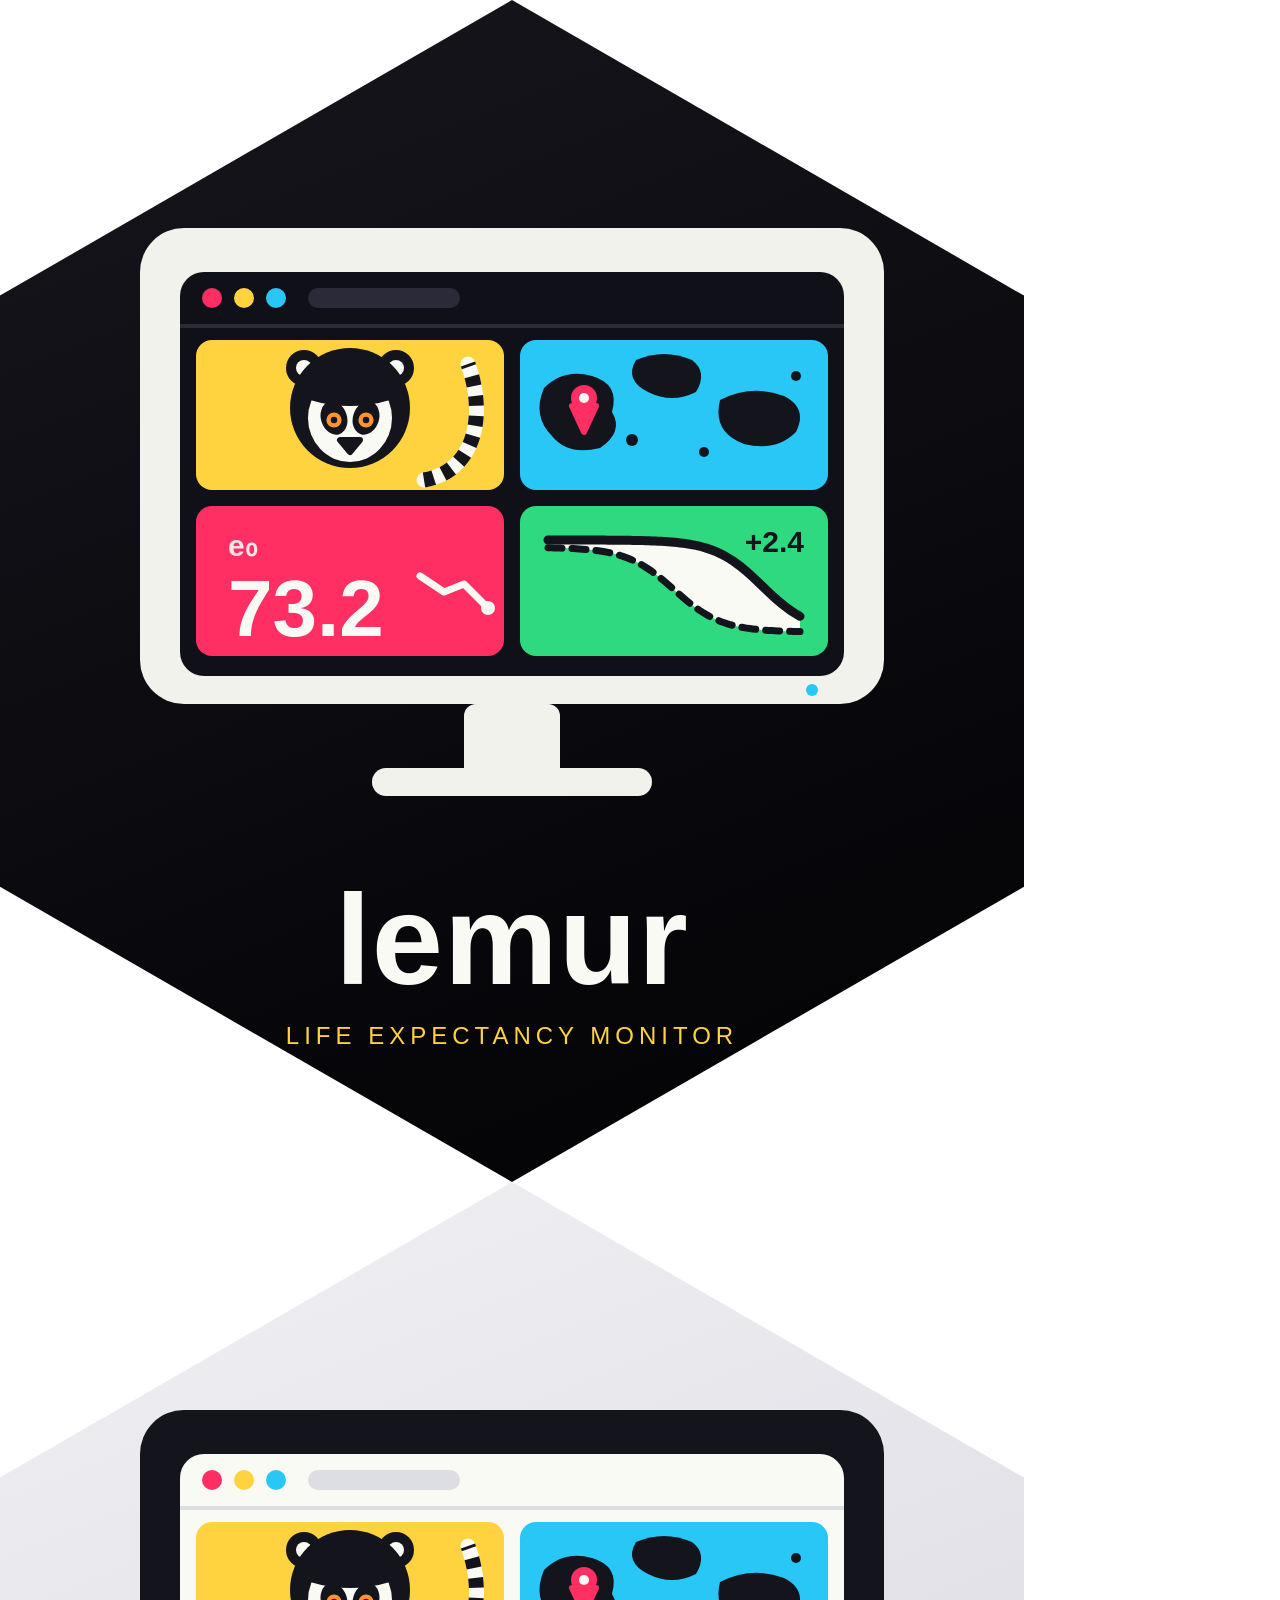
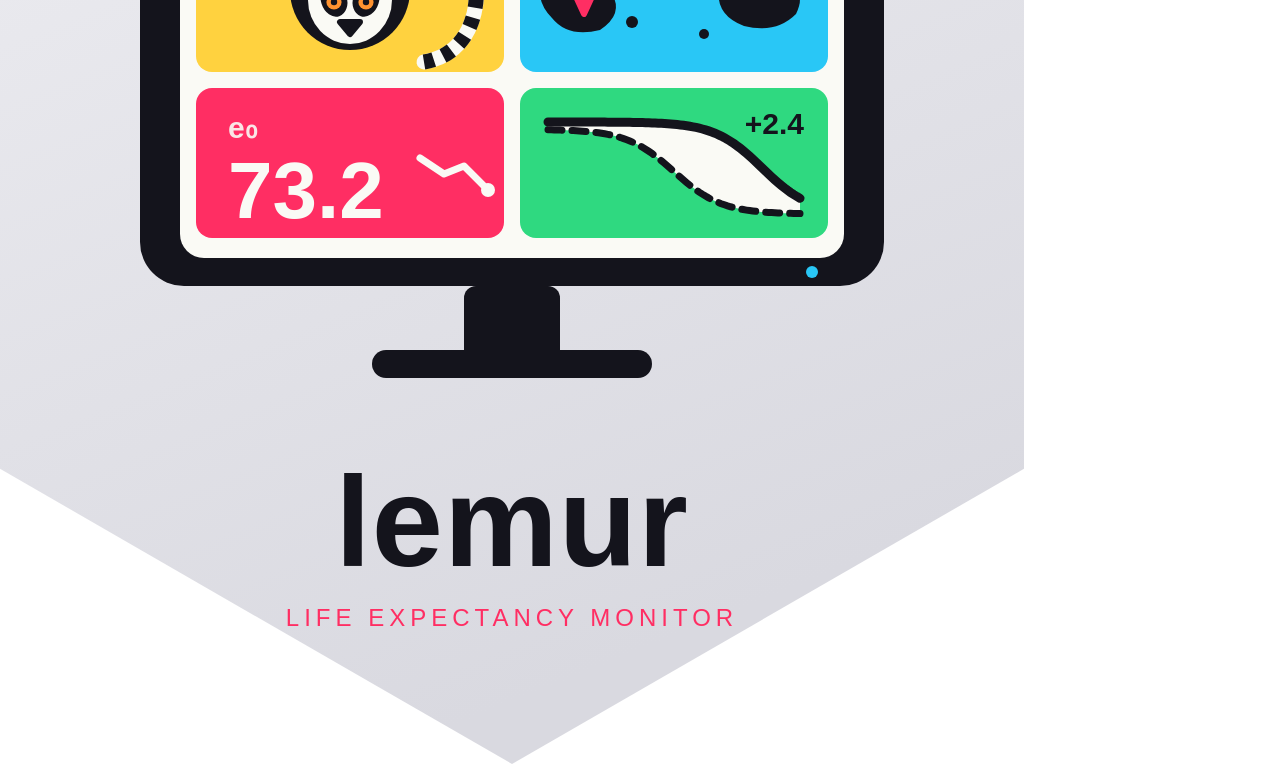
<file: data-raw/logo/render_hires.html>
<!doctype html><html><head><meta charset="utf-8"><style>
html,body{margin:0;padding:0;background:transparent}
.slot{width:1024px;height:1182px;margin:0;padding:0}
.slot img{display:block;width:1024px;height:1182px}
</style></head><body>
  <div class="slot"><img src="hex-lemur-dark.svg"></div>
  <div class="slot"><img src="hex-lemur-light.svg"></div>
</body></html>
</file>
